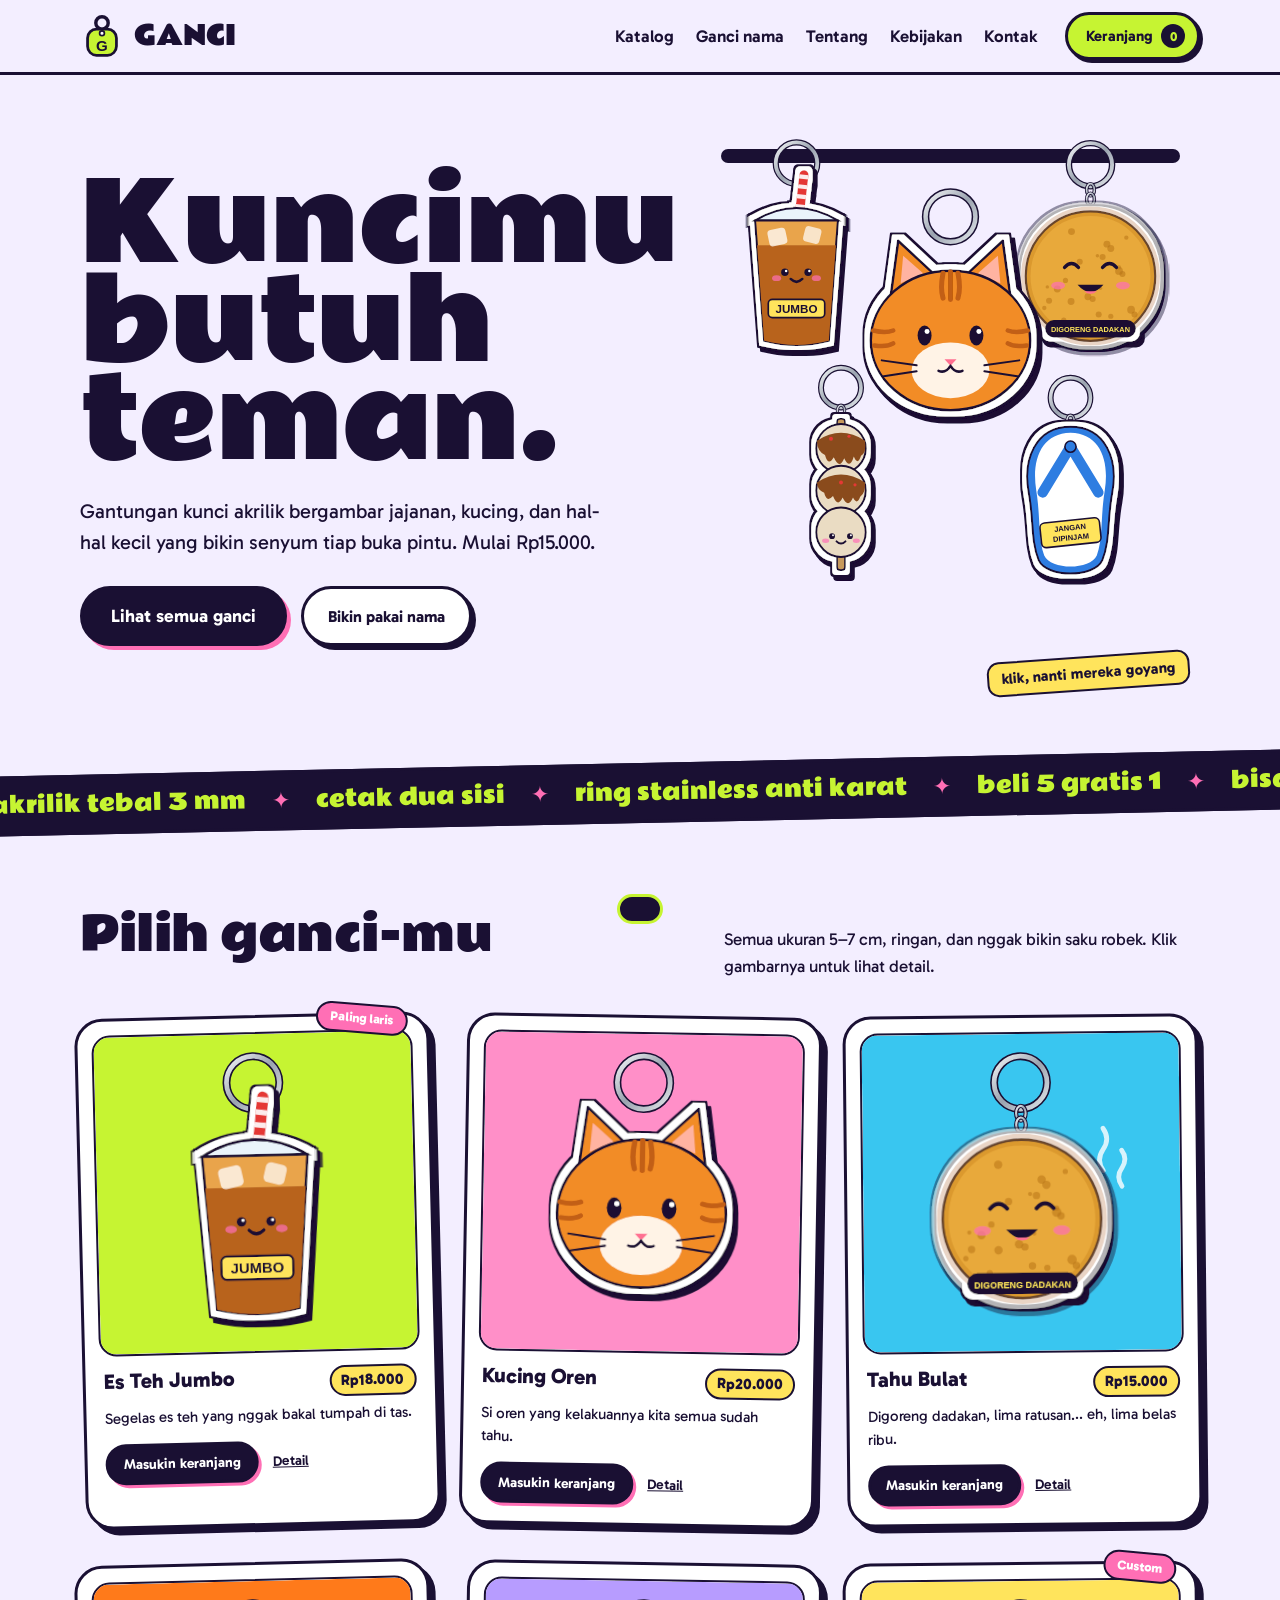
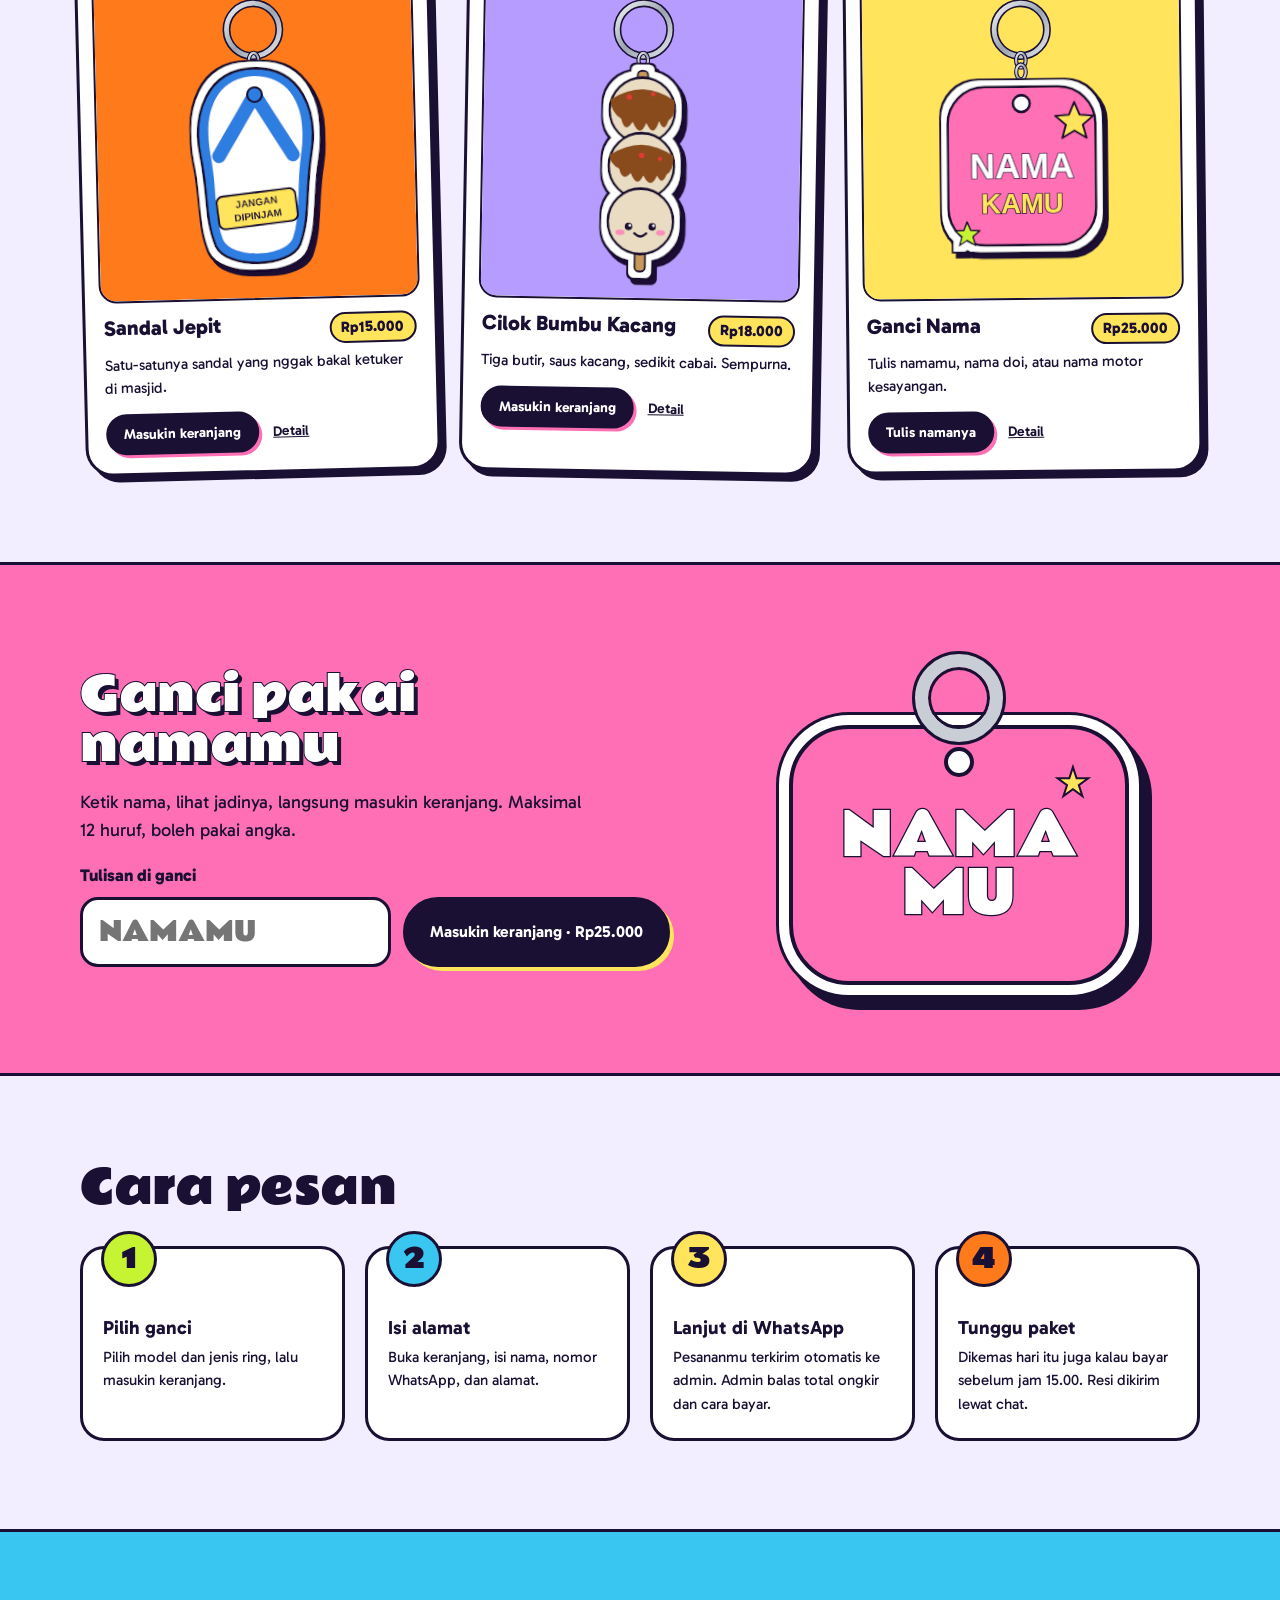
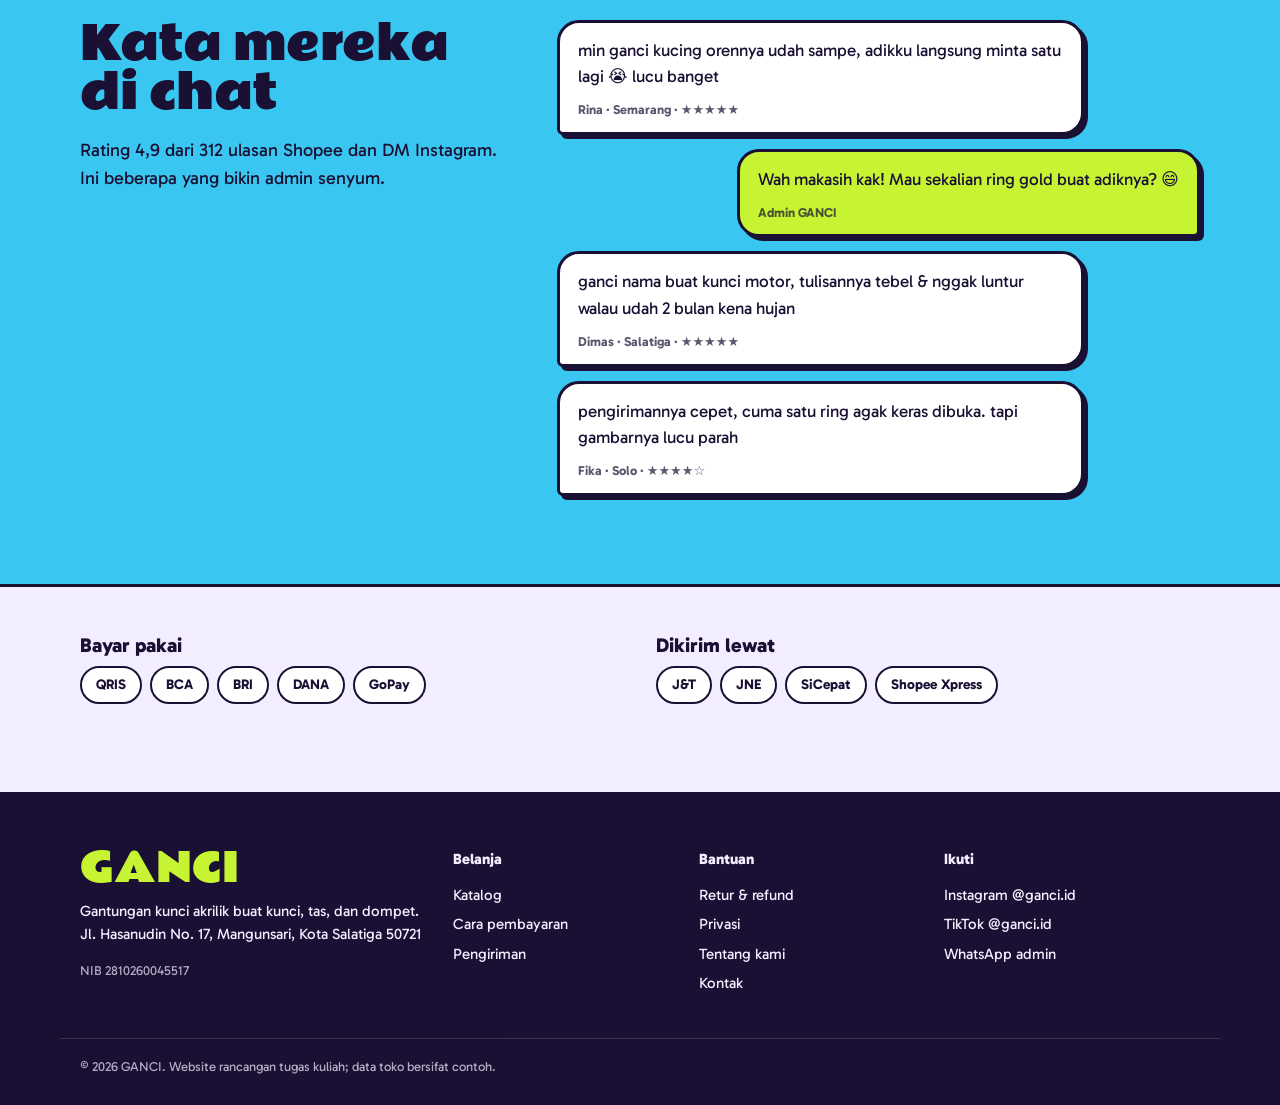
<file: index.html>
<!doctype html>
<html lang="id">
<head>
  <meta charset="utf-8">
  <meta name="viewport" content="width=device-width, initial-scale=1">
  <title>GANCI · Gantungan kunci akrilik yang bikin senyum</title>
  <meta name="description" content="Gantungan kunci akrilik bergambar es teh, kucing oren, tahu bulat, sampai ganci nama custom. Mulai Rp15.000, dikirim dari Salatiga.">
  <meta property="og:title" content="GANCI · Gantungan kunci akrilik">
  <meta property="og:description" content="Es teh, kucing oren, tahu bulat, dan ganci nama custom. Mulai Rp15.000.">
  <meta name="theme-color" content="#F3EEFF">
  <link rel="icon" href="img/logo.svg" type="image/svg+xml">
  <link rel="preconnect" href="https://fonts.googleapis.com">
  <link rel="preconnect" href="https://fonts.gstatic.com" crossorigin>
  <link href="https://fonts.googleapis.com/css2?family=Rammetto+One&family=Gabarito:wght@400;500;600;700;800&display=swap" rel="stylesheet">
  <link rel="stylesheet" href="css/base.css">
  <link rel="stylesheet" href="css/style.css">
</head>
<body data-page="home">
<main id="isi">

  <section class="hero">
    <div class="wrap hero-grid">
      <div class="hero-txt">
        <h1>Kuncimu butuh teman.</h1>
        <p class="lead">Gantungan kunci akrilik bergambar jajanan, kucing, dan hal-hal kecil yang bikin senyum tiap buka pintu. Mulai Rp15.000.</p>
        <div class="hero-cta">
          <a class="btn btn-big" href="#koleksi">Lihat semua ganci</a>
          <a class="btn btn-ghost" href="#nama">Bikin pakai nama</a>
        </div>
      </div>
      <div class="bunch" aria-label="Kumpulan gantungan kunci, klik untuk menggoyang">
        <button class="dangle d1" type="button" aria-label="Goyang Es Teh Jumbo"><img src="img/es-teh-cut.svg" alt="" width="600" height="600"></button>
        <button class="dangle d2" type="button" aria-label="Goyang Kucing Oren"><img src="img/kucing-oren-cut.svg" alt="" width="600" height="600"></button>
        <button class="dangle d3" type="button" aria-label="Goyang Tahu Bulat"><img src="img/tahu-bulat-cut.svg" alt="" width="600" height="600"></button>
        <button class="dangle d4" type="button" aria-label="Goyang Cilok"><img src="img/cilok-cut.svg" alt="" width="600" height="600"></button>
        <button class="dangle d5" type="button" aria-label="Goyang Sandal Jepit"><img src="img/sandal-jepit-cut.svg" alt="" width="600" height="600"></button>
        <p class="poke">klik, nanti mereka goyang</p>
      </div>
    </div>
  </section>

  <div class="ticker" aria-hidden="true">
    <div class="ticker-track">
      <span>akrilik tebal 3 mm</span><span>cetak dua sisi</span><span>ring stainless anti karat</span><span>beli 5 gratis 1</span><span>bisa pakai nama</span><span>dikirim dari Salatiga</span>
      <span>akrilik tebal 3 mm</span><span>cetak dua sisi</span><span>ring stainless anti karat</span><span>beli 5 gratis 1</span><span>bisa pakai nama</span><span>dikirim dari Salatiga</span>
    </div>
  </div>

  <section class="section" id="koleksi">
    <div class="wrap">
      <div class="head-row">
        <h2>Pilih ganci-mu</h2>
        <p>Semua ukuran 5–7 cm, ringan, dan nggak bikin saku robek. Klik gambarnya untuk lihat detail.</p>
      </div>
      <div class="grid" id="grid"></div>
    </div>
  </section>

  <section class="section maker" id="nama">
    <div class="wrap maker-grid">
      <div>
        <h2>Ganci pakai namamu</h2>
        <p>Ketik nama, lihat jadinya, langsung masukin keranjang. Maksimal 12 huruf, boleh pakai angka.</p>
        <label class="maker-label" for="nama-in">Tulisan di ganci</label>
        <div class="maker-row">
          <input id="nama-in" maxlength="12" placeholder="NAMAMU" autocomplete="off">
          <button class="btn" id="nama-go" type="button">Masukin keranjang · Rp25.000</button>
        </div>
        <p class="err" id="nama-err" role="alert"></p>
      </div>
      <div class="tag-preview" aria-live="polite">
        <div class="tag-ring"></div>
        <div class="tag-card"><span class="tag-hole"></span><span id="tag-text">NAMAMU</span><span class="tag-star">★</span></div>
      </div>
    </div>
  </section>

  <section class="section" id="cara">
    <div class="wrap">
      <h2>Cara pesan</h2>
      <ol class="steps">
        <li><strong>Pilih ganci</strong>Pilih model dan jenis ring, lalu masukin keranjang.</li>
        <li><strong>Isi alamat</strong>Buka keranjang, isi nama, nomor WhatsApp, dan alamat.</li>
        <li><strong>Lanjut di WhatsApp</strong>Pesananmu terkirim otomatis ke admin. Admin balas total ongkir dan cara bayar.</li>
        <li><strong>Tunggu paket</strong>Dikemas hari itu juga kalau bayar sebelum jam 15.00. Resi dikirim lewat chat.</li>
      </ol>
    </div>
  </section>

  <section class="section chat-sec" id="ulasan">
    <div class="wrap chat-grid">
      <div>
        <h2>Kata mereka di chat</h2>
        <p>Rating 4,9 dari 312 ulasan Shopee dan DM Instagram. Ini beberapa yang bikin admin senyum.</p>
      </div>
      <div class="chat" role="list">
        <div class="bubble" role="listitem"><p>min ganci kucing orennya udah sampe, adikku langsung minta satu lagi 😭 lucu banget</p><span>Rina · Semarang · ★★★★★</span></div>
        <div class="bubble me" role="listitem"><p>Wah makasih kak! Mau sekalian ring gold buat adiknya? 😄</p><span>Admin GANCI</span></div>
        <div class="bubble" role="listitem"><p>ganci nama buat kunci motor, tulisannya tebel & nggak luntur walau udah 2 bulan kena hujan</p><span>Dimas · Salatiga · ★★★★★</span></div>
        <div class="bubble" role="listitem"><p>pengirimannya cepet, cuma satu ring agak keras dibuka. tapi gambarnya lucu parah</p><span>Fika · Solo · ★★★★☆</span></div>
      </div>
    </div>
  </section>

  <section class="pay">
    <div class="wrap pay-grid">
      <div><h3>Bayar pakai</h3><ul class="chips"><li>QRIS</li><li>BCA</li><li>BRI</li><li>DANA</li><li>GoPay</li></ul></div>
      <div><h3>Dikirim lewat</h3><ul class="chips"><li>J&amp;T</li><li>JNE</li><li>SiCepat</li><li>Shopee Xpress</li></ul></div>
    </div>
  </section>

</main>
<script src="js/data.js"></script>
<script src="js/store.js"></script>
<script src="js/ganci.js"></script>
</body>
</html>
</file>
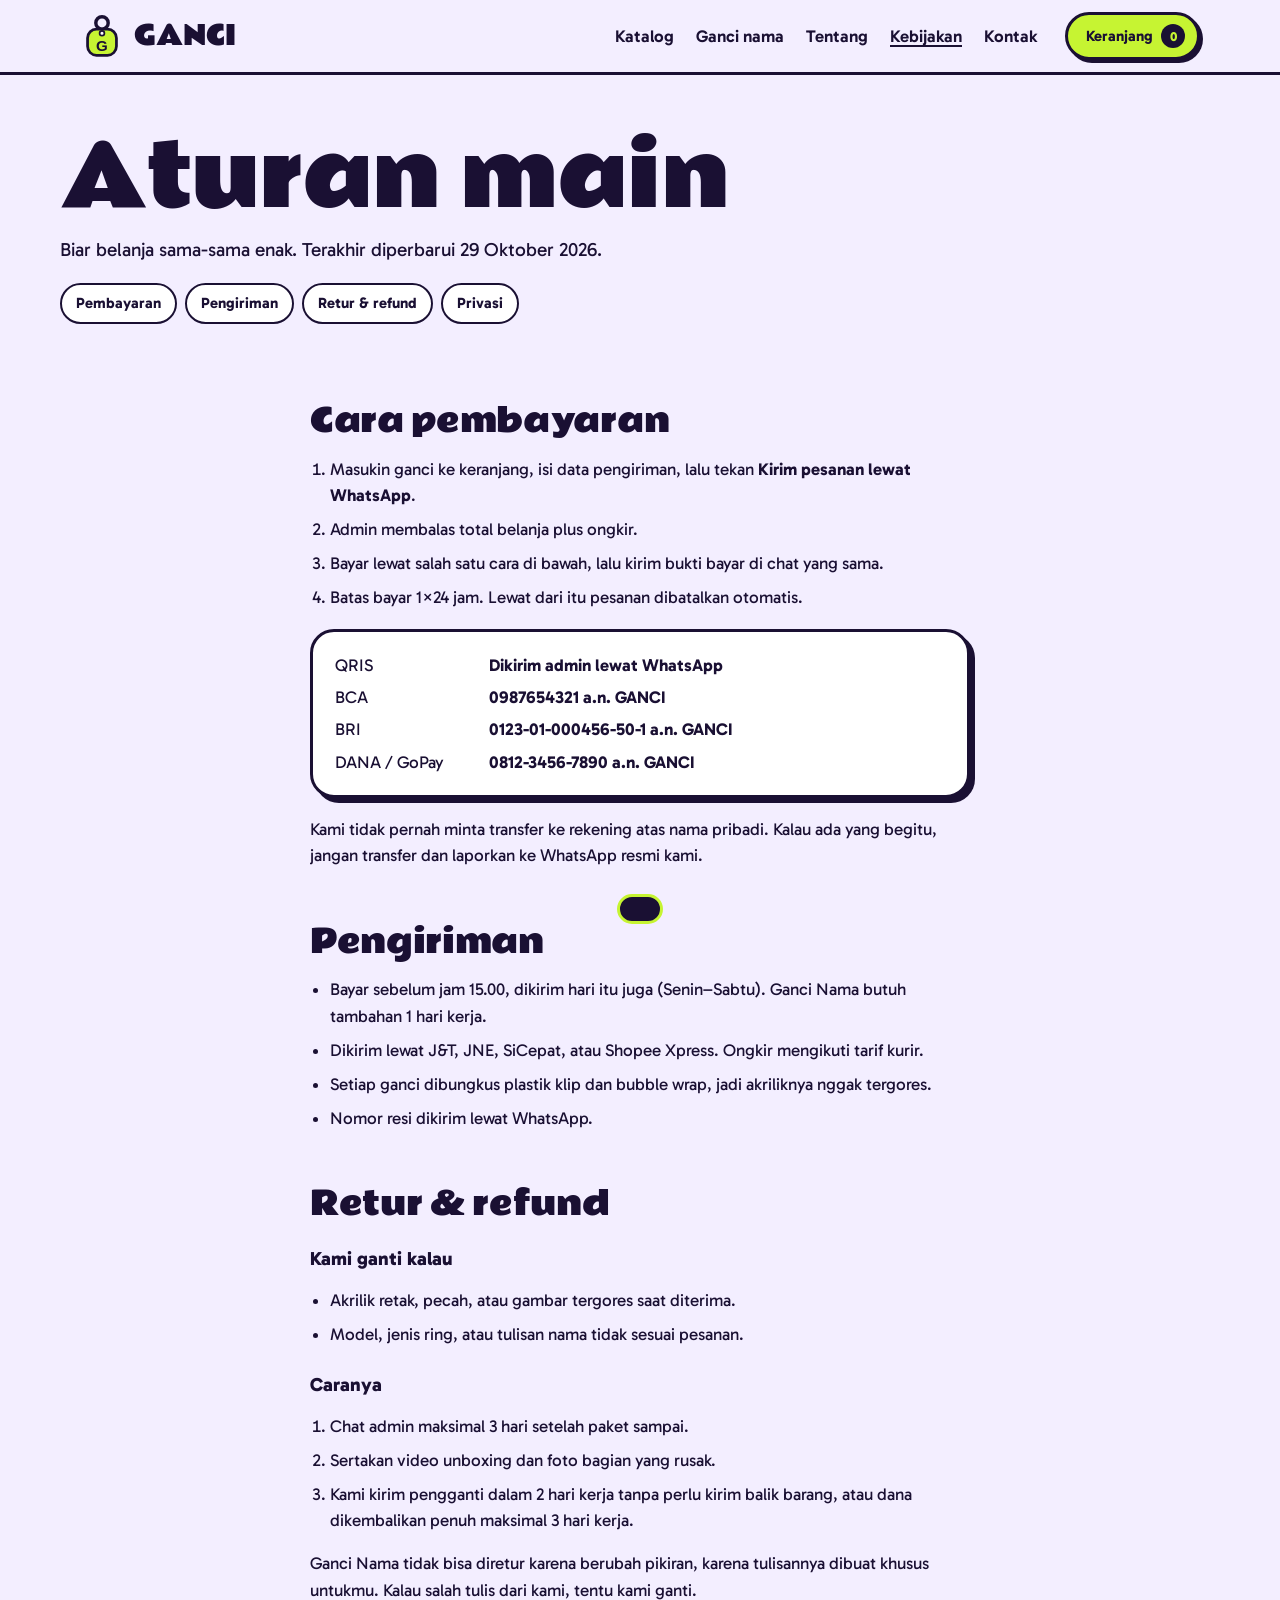
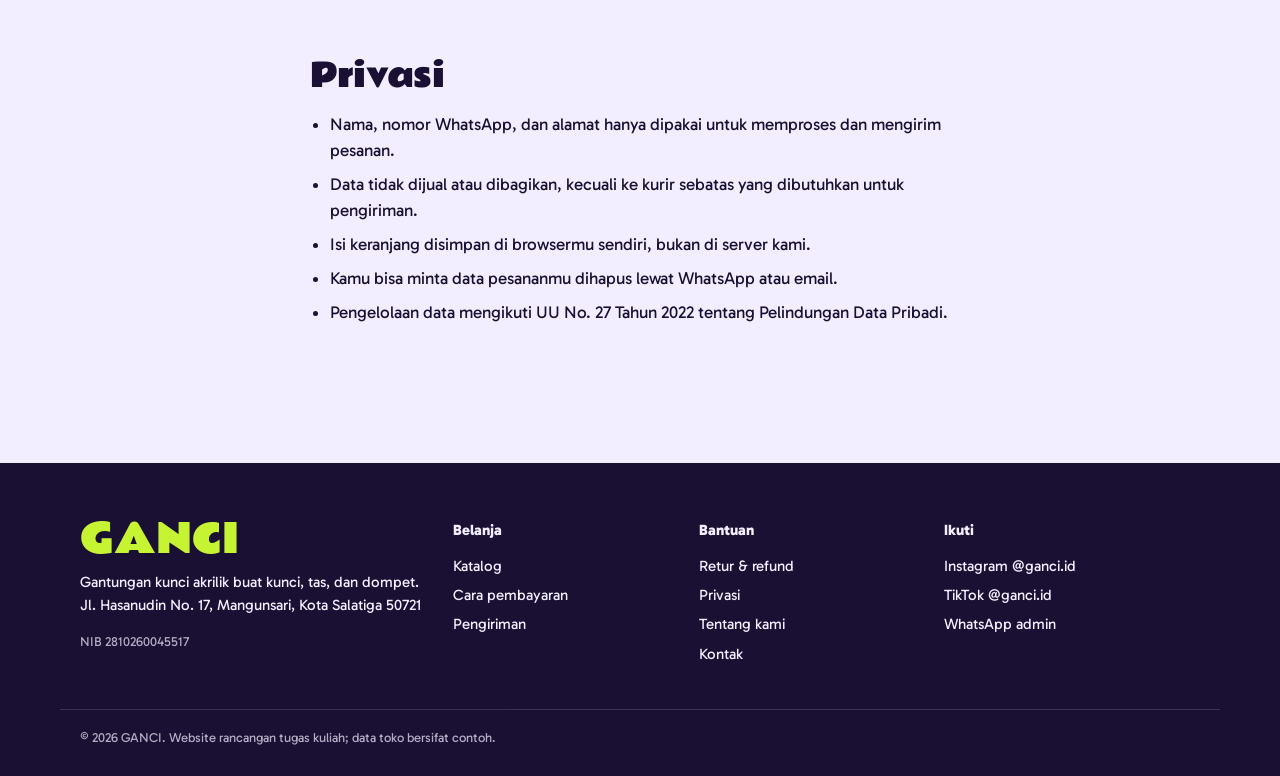
<file: kebijakan.html>
<!doctype html>
<html lang="id">
<head>
  <meta charset="utf-8">
  <meta name="viewport" content="width=device-width, initial-scale=1">
  <title>Kebijakan toko · GANCI</title>
  <meta name="description" content="Kebijakan pembayaran, pengiriman, retur dan refund, serta privasi GANCI.">
  <meta property="og:title" content="GANCI · Gantungan kunci akrilik">
  <meta property="og:description" content="Es teh, kucing oren, tahu bulat, dan ganci nama custom. Mulai Rp15.000.">
  <meta name="theme-color" content="#F3EEFF">
  <link rel="icon" href="img/logo.svg" type="image/svg+xml">
  <link rel="preconnect" href="https://fonts.googleapis.com">
  <link rel="preconnect" href="https://fonts.gstatic.com" crossorigin>
  <link href="https://fonts.googleapis.com/css2?family=Rammetto+One&family=Gabarito:wght@400;500;600;700;800&display=swap" rel="stylesheet">
  <link rel="stylesheet" href="css/base.css">
  <link rel="stylesheet" href="css/style.css">
</head>
<body data-page="kebijakan">
<main id="isi">

  <section class="page-head wrap">
    <h1>Aturan main</h1>
    <p>Biar belanja sama-sama enak. Terakhir diperbarui 29 Oktober 2026.</p>
    <ul class="toc"><li><a href="#bayar">Pembayaran</a></li><li><a href="#kirim">Pengiriman</a></li><li><a href="#retur">Retur &amp; refund</a></li><li><a href="#privasi">Privasi</a></li></ul>
  </section>
  <section class="wrap prose" style="padding-bottom:80px">
    <h2 id="bayar">Cara pembayaran</h2>
    <ol>
      <li>Masukin ganci ke keranjang, isi data pengiriman, lalu tekan <strong>Kirim pesanan lewat WhatsApp</strong>.</li>
      <li>Admin membalas total belanja plus ongkir.</li>
      <li>Bayar lewat salah satu cara di bawah, lalu kirim bukti bayar di chat yang sama.</li>
      <li>Batas bayar 1×24 jam. Lewat dari itu pesanan dibatalkan otomatis.</li>
    </ol>
    <div class="box"><dl>
      <dt>QRIS</dt><dd>Dikirim admin lewat WhatsApp</dd>
      <dt>BCA</dt><dd>0987654321 a.n. GANCI</dd>
      <dt>BRI</dt><dd>0123-01-000456-50-1 a.n. GANCI</dd>
      <dt>DANA / GoPay</dt><dd>0812-3456-7890 a.n. GANCI</dd>
    </dl></div>
    <p>Kami tidak pernah minta transfer ke rekening atas nama pribadi. Kalau ada yang begitu, jangan transfer dan laporkan ke WhatsApp resmi kami.</p>
    <h2 id="kirim">Pengiriman</h2>
    <ul>
      <li>Bayar sebelum jam 15.00, dikirim hari itu juga (Senin–Sabtu). Ganci Nama butuh tambahan 1 hari kerja.</li>
      <li>Dikirim lewat J&amp;T, JNE, SiCepat, atau Shopee Xpress. Ongkir mengikuti tarif kurir.</li>
      <li>Setiap ganci dibungkus plastik klip dan bubble wrap, jadi akriliknya nggak tergores.</li>
      <li>Nomor resi dikirim lewat WhatsApp.</li>
    </ul>
    <h2 id="retur">Retur &amp; refund</h2>
    <h3>Kami ganti kalau</h3>
    <ul>
      <li>Akrilik retak, pecah, atau gambar tergores saat diterima.</li>
      <li>Model, jenis ring, atau tulisan nama tidak sesuai pesanan.</li>
    </ul>
    <h3>Caranya</h3>
    <ol>
      <li>Chat admin maksimal 3 hari setelah paket sampai.</li>
      <li>Sertakan video unboxing dan foto bagian yang rusak.</li>
      <li>Kami kirim pengganti dalam 2 hari kerja tanpa perlu kirim balik barang, atau dana dikembalikan penuh maksimal 3 hari kerja.</li>
    </ol>
    <p>Ganci Nama tidak bisa diretur karena berubah pikiran, karena tulisannya dibuat khusus untukmu. Kalau salah tulis dari kami, tentu kami ganti.</p>
    <h2 id="privasi">Privasi</h2>
    <ul>
      <li>Nama, nomor WhatsApp, dan alamat hanya dipakai untuk memproses dan mengirim pesanan.</li>
      <li>Data tidak dijual atau dibagikan, kecuali ke kurir sebatas yang dibutuhkan untuk pengiriman.</li>
      <li>Isi keranjang disimpan di browsermu sendiri, bukan di server kami.</li>
      <li>Kamu bisa minta data pesananmu dihapus lewat WhatsApp atau email.</li>
      <li>Pengelolaan data mengikuti UU No. 27 Tahun 2022 tentang Pelindungan Data Pribadi.</li>
    </ul>
  </section>
</main>
<script src="js/data.js"></script>
<script src="js/store.js"></script>
</body>
</html>
</file>
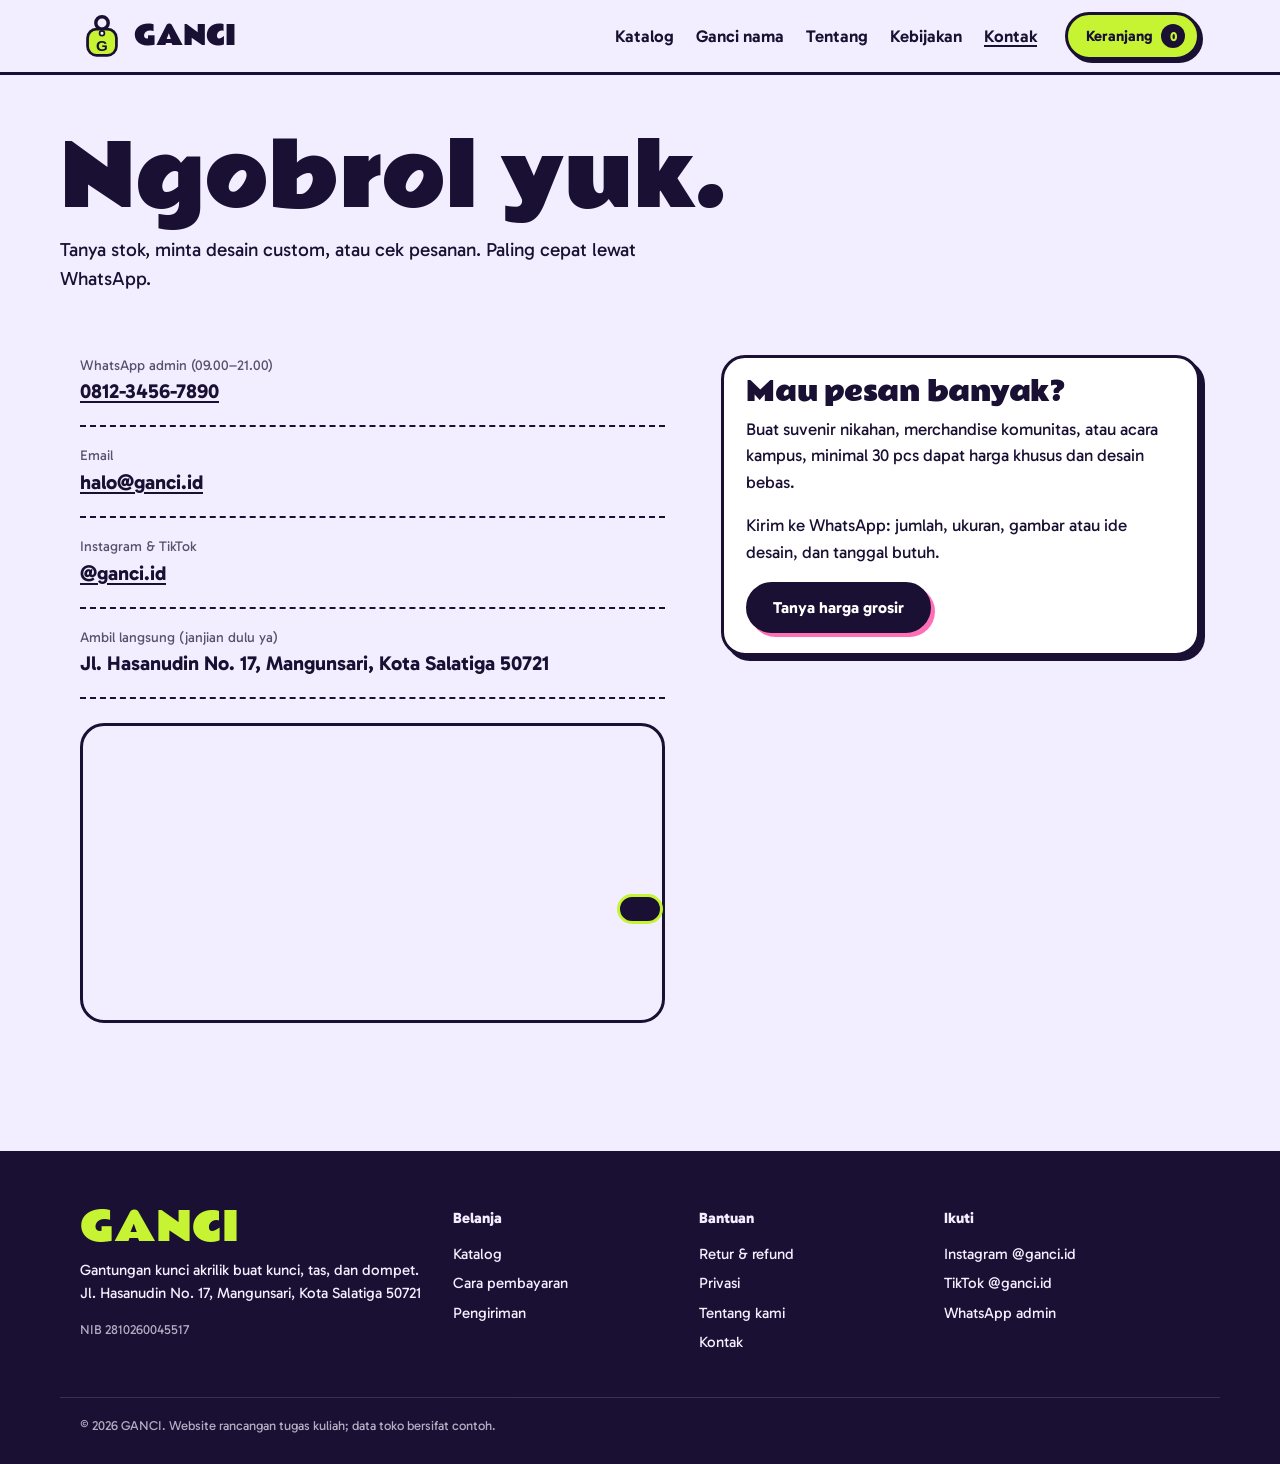
<file: kontak.html>
<!doctype html>
<html lang="id">
<head>
  <meta charset="utf-8">
  <meta name="viewport" content="width=device-width, initial-scale=1">
  <title>Kontak · GANCI</title>
  <meta name="description" content="Hubungi GANCI lewat WhatsApp, Instagram, atau email.">
  <meta property="og:title" content="GANCI · Gantungan kunci akrilik">
  <meta property="og:description" content="Es teh, kucing oren, tahu bulat, dan ganci nama custom. Mulai Rp15.000.">
  <meta name="theme-color" content="#F3EEFF">
  <link rel="icon" href="img/logo.svg" type="image/svg+xml">
  <link rel="preconnect" href="https://fonts.googleapis.com">
  <link rel="preconnect" href="https://fonts.gstatic.com" crossorigin>
  <link href="https://fonts.googleapis.com/css2?family=Rammetto+One&family=Gabarito:wght@400;500;600;700;800&display=swap" rel="stylesheet">
  <link rel="stylesheet" href="css/base.css">
  <link rel="stylesheet" href="css/style.css">
</head>
<body data-page="kontak">
<main id="isi">

  <section class="page-head wrap">
    <h1>Ngobrol yuk.</h1>
    <p>Tanya stok, minta desain custom, atau cek pesanan. Paling cepat lewat WhatsApp.</p>
  </section>
  <section class="wrap split">
    <div>
      <ul class="contact-list">
        <li><span>WhatsApp admin (09.00–21.00)</span><a href="https://wa.me/6281234567890" target="_blank" rel="noopener">0812-3456-7890</a></li>
        <li><span>Email</span><a href="mailto:halo@ganci.id">halo@ganci.id</a></li>
        <li><span>Instagram &amp; TikTok</span><a href="https://instagram.com/" target="_blank" rel="noopener">@ganci.id</a></li>
        <li><span>Ambil langsung (janjian dulu ya)</span><strong>Jl. Hasanudin No. 17, Mangunsari, Kota Salatiga 50721</strong></li>
      </ul>
      <iframe class="map" title="Peta lokasi GANCI" loading="lazy" src="https://maps.google.com/maps?q=Mangunsari%20Salatiga&z=14&output=embed"></iframe>
    </div>
    <div class="box">
      <h2 style="font-size:26px">Mau pesan banyak?</h2>
      <p>Buat suvenir nikahan, merchandise komunitas, atau acara kampus, minimal 30 pcs dapat harga khusus dan desain bebas.</p>
      <p>Kirim ke WhatsApp: jumlah, ukuran, gambar atau ide desain, dan tanggal butuh.</p>
      <a class="btn" href="https://wa.me/6281234567890" target="_blank" rel="noopener">Tanya harga grosir</a>
    </div>
  </section>
</main>
<script src="js/data.js"></script>
<script src="js/store.js"></script>
</body>
</html>
</file>
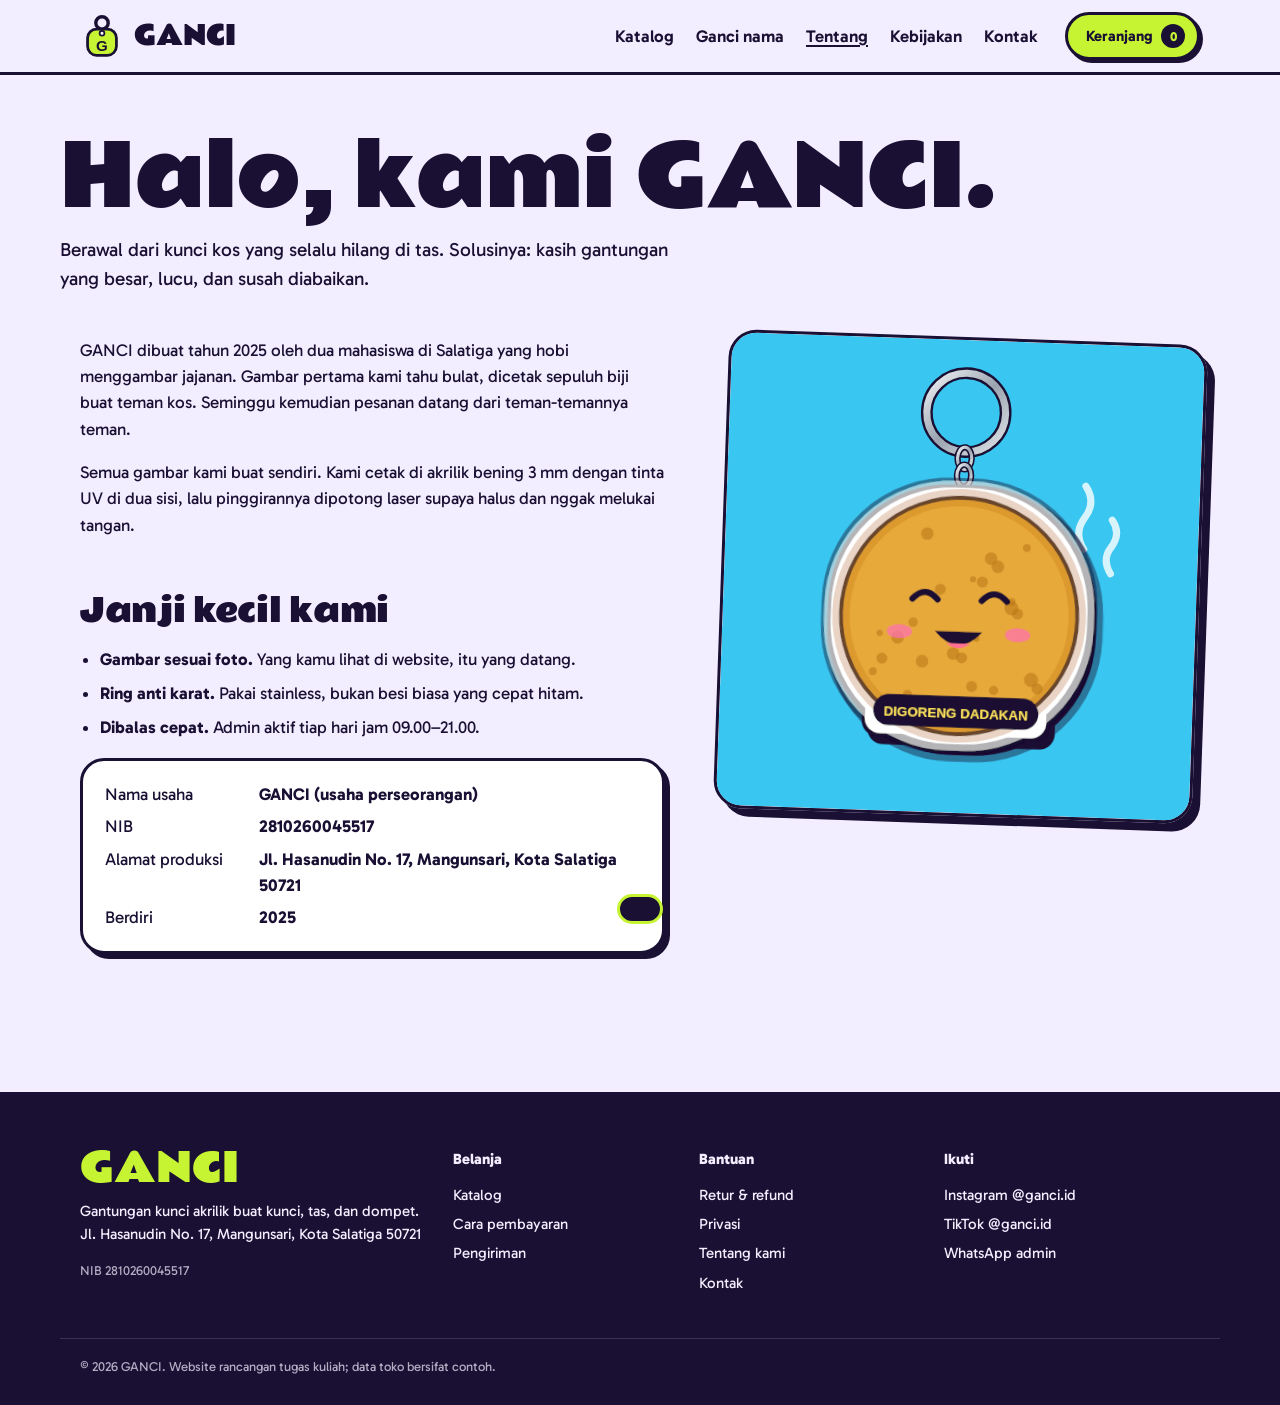
<file: tentang.html>
<!doctype html>
<html lang="id">
<head>
  <meta charset="utf-8">
  <meta name="viewport" content="width=device-width, initial-scale=1">
  <title>Tentang kami · GANCI</title>
  <meta name="description" content="Cerita GANCI, toko gantungan kunci akrilik dari Salatiga.">
  <meta property="og:title" content="GANCI · Gantungan kunci akrilik">
  <meta property="og:description" content="Es teh, kucing oren, tahu bulat, dan ganci nama custom. Mulai Rp15.000.">
  <meta name="theme-color" content="#F3EEFF">
  <link rel="icon" href="img/logo.svg" type="image/svg+xml">
  <link rel="preconnect" href="https://fonts.googleapis.com">
  <link rel="preconnect" href="https://fonts.gstatic.com" crossorigin>
  <link href="https://fonts.googleapis.com/css2?family=Rammetto+One&family=Gabarito:wght@400;500;600;700;800&display=swap" rel="stylesheet">
  <link rel="stylesheet" href="css/base.css">
  <link rel="stylesheet" href="css/style.css">
</head>
<body data-page="tentang">
<main id="isi">

  <section class="page-head wrap">
    <h1>Halo, kami GANCI.</h1>
    <p>Berawal dari kunci kos yang selalu hilang di tas. Solusinya: kasih gantungan yang besar, lucu, dan susah diabaikan.</p>
  </section>
  <section class="wrap split">
    <div class="prose">
      <p>GANCI dibuat tahun 2025 oleh dua mahasiswa di Salatiga yang hobi menggambar jajanan. Gambar pertama kami tahu bulat, dicetak sepuluh biji buat teman kos. Seminggu kemudian pesanan datang dari teman-temannya teman.</p>
      <p>Semua gambar kami buat sendiri. Kami cetak di akrilik bening 3 mm dengan tinta UV di dua sisi, lalu pinggirannya dipotong laser supaya halus dan nggak melukai tangan.</p>
      <h2>Janji kecil kami</h2>
      <ul>
        <li><strong>Gambar sesuai foto.</strong> Yang kamu lihat di website, itu yang datang.</li>
        <li><strong>Ring anti karat.</strong> Pakai stainless, bukan besi biasa yang cepat hitam.</li>
        <li><strong>Dibalas cepat.</strong> Admin aktif tiap hari jam 09.00–21.00.</li>
      </ul>
      <div class="box"><dl>
        <dt>Nama usaha</dt><dd>GANCI (usaha perseorangan)</dd>
        <dt>NIB</dt><dd>2810260045517</dd>
        <dt>Alamat produksi</dt><dd>Jl. Hasanudin No. 17, Mangunsari, Kota Salatiga 50721</dd>
        <dt>Berdiri</dt><dd>2025</dd>
      </dl></div>
    </div>
    <figure class="sticker-photo"><img src="img/tahu-bulat.svg" alt="Ganci Tahu Bulat, desain pertama GANCI" width="600" height="600"></figure>
  </section>
</main>
<script src="js/data.js"></script>
<script src="js/store.js"></script>
</body>
</html>
</file>
<file: css/base.css>
/* Komponen dasar toko (dipakai bersama). Tema warna & font diatur di style.css */
*, *::before, *::after { box-sizing: border-box; }
html { scroll-behavior: smooth; scroll-padding-top: 90px; }
body { margin: 0; background: var(--bg); color: var(--ink); font: 17px/1.55 var(--body); -webkit-font-smoothing: antialiased; }
img { max-width: 100%; height: auto; display: block; }
a { color: inherit; text-underline-offset: 3px; }
h1, h2, h3 { line-height: 1.08; margin: 0 0 .4em; }
p { margin: 0 0 1em; }
:focus-visible { outline: 3px solid var(--focus); outline-offset: 3px; }
.skip { position: absolute; left: -999px; top: 8px; background: var(--ink); color: var(--bg); padding: 8px 14px; z-index: 99; }
.skip:focus { left: 8px; }
.wrap { max-width: 1160px; margin: 0 auto; padding: 0 20px; }
.section { padding: 88px 0; }

/* header */
.top { position: sticky; top: 0; z-index: 20; display: flex; align-items: center; gap: 28px;
  padding: 12px max(20px, calc((100vw - 1160px) / 2 + 20px)); }
.brand { display: flex; align-items: center; gap: 10px; text-decoration: none; }
.nav { display: flex; gap: 22px; margin-left: auto; }
.nav a { text-decoration: none; font-weight: 600; }
.nav a:hover, .nav a[aria-current] { text-decoration: underline; text-decoration-thickness: 2px; }
.cart-btn { display: inline-flex; align-items: center; gap: 8px; cursor: pointer; font: 700 15px var(--body); }
.cart-count { min-width: 24px; height: 24px; display: grid; place-items: center; border-radius: 50%; font-size: 13px; font-weight: 800; }
.cart-count.bump { animation: bump .45s ease; }
@keyframes bump { 40% { transform: scale(1.5); } }
.mnav { display: none; position: sticky; top: 68px; z-index: 19; gap: 6px; overflow-x: auto; padding: 8px 16px; }
.mnav a { flex: none; text-decoration: none; font-size: 14px; font-weight: 700; padding: 6px 12px; }

/* tombol */
.btn { display: inline-flex; align-items: center; justify-content: center; gap: 8px; cursor: pointer; text-decoration: none;
  font: 700 16px var(--body); padding: 13px 24px; }
.btn-sm { padding: 9px 15px; font-size: 14px; }
.btn-wide { width: 100%; }
.link { background: none; border: 0; padding: 4px; font: 600 14px var(--body); color: inherit; text-decoration: underline; cursor: pointer; }

/* katalog */
.head-row { display: flex; justify-content: space-between; align-items: end; gap: 24px; margin-bottom: 36px; }
.head-row p { max-width: 28em; margin: 0; }
.grid { display: grid; grid-template-columns: repeat(3, 1fr); gap: 36px 28px; }
.card { position: relative; }
.card-img { display: block; width: 100%; padding: 0; border: 0; background: none; cursor: pointer; overflow: hidden; }
.card-img img { aspect-ratio: 1; object-fit: cover; width: 100%; }
.card-body { padding-top: 14px; }
.card-body h3 { margin: 0 0 4px; }
.price { margin: 0; font-weight: 800; }
.card-desc { font-size: 15px; margin: 6px 0 14px; }
.card-act { display: flex; gap: 10px; align-items: center; flex-wrap: wrap; }

/* drawer */
.scrim { position: fixed; inset: 0; z-index: 40; }
.drawer { position: fixed; top: 0; right: 0; bottom: 0; width: min(440px, 100%); z-index: 50; display: flex; flex-direction: column;
  transform: translateX(105%); transition: transform .35s cubic-bezier(.2,.9,.25,1.05); visibility: hidden; }
.drawer.open { transform: none; visibility: visible; }
.drawer-head { display: flex; justify-content: space-between; align-items: center; padding: 18px 22px; }
.drawer-head h2 { font-size: 24px; margin: 0; }
.x { width: 42px; height: 42px; border-radius: 50%; font-size: 24px; line-height: 1; cursor: pointer; color: inherit; }
.drawer-body { overflow-y: auto; padding: 8px 22px 28px; flex: 1; }
.empty { text-align: center; padding: 60px 10px; }
.lines { list-style: none; padding: 0; margin: 0; }
.line { display: grid; grid-template-columns: 64px 1fr auto; gap: 14px; padding: 16px 0; align-items: start; }
.line-nama { font-weight: 800; margin: 0; }
.line-var { font-size: 13px; margin: 2px 0 8px; opacity: .75; }
.line-harga { font-weight: 800; margin: 0; }
.qty { display: inline-flex; align-items: center; }
.qty button { width: 34px; height: 34px; border: 0; background: none; font-size: 18px; cursor: pointer; color: inherit; }
.qty span { min-width: 26px; text-align: center; font-weight: 800; }
.sum { padding: 18px 0 6px; }
.sum p:first-child { display: flex; justify-content: space-between; font-size: 18px; margin-bottom: 6px; }
.note { font-size: 13px; opacity: .75; }
.checkout { margin-top: 10px; padding-top: 18px; display: grid; gap: 12px; }
.checkout h3 { margin: 0; }
.checkout label, .fld { display: grid; gap: 5px; font-size: 14px; font-weight: 700; }
.checkout input, .checkout textarea, .checkout select, .fld input { font: 16px var(--body); color: var(--ink); width: 100%; padding: 11px 13px; }
.err { color: #C62828; font-size: 14px; margin: 0; font-weight: 600; }

/* dialog detail */
.detail { padding: 0; width: min(900px, calc(100% - 24px)); max-height: calc(100vh - 24px); color: var(--ink); }
.detail[open] { animation: pop .3s cubic-bezier(.2,.9,.25,1.2); }
@keyframes pop { from { transform: translateY(16px) scale(.97); opacity: 0; } }
.detail-in { display: grid; grid-template-columns: 1fr 1fr; position: relative; }
.detail-img img { width: 100%; height: 100%; object-fit: cover; aspect-ratio: 1; }
.detail-in .x { position: absolute; top: 14px; right: 14px; z-index: 2; }
.detail-txt { padding: 34px 30px 28px; display: grid; gap: 14px; align-content: start; }
.detail-txt h2 { margin: 0; padding-right: 44px; }
.detail-txt p { margin: 0; }
.spek { display: grid; grid-template-columns: auto 1fr; gap: 4px 16px; margin: 0; font-size: 14px; }
.spek dt { opacity: .7; } .spek dd { margin: 0; font-weight: 700; }
.fld input { text-transform: uppercase; letter-spacing: .06em; font-weight: 800; }
.opsi { border: 0; padding: 0; margin: 0; display: flex; flex-wrap: wrap; gap: 8px; }
.opsi legend { font-size: 14px; font-weight: 700; margin-bottom: 8px; padding: 0; }
.opsi label { cursor: pointer; }
.opsi input { position: absolute; opacity: 0; }
.opsi span { display: inline-flex; align-items: center; gap: 8px; padding: 8px 14px; font-size: 14px; font-weight: 600; }
.opsi i { width: 14px; height: 14px; border-radius: 50%; display: inline-block; }
.opsi input:focus-visible + span { outline: 3px solid var(--focus); outline-offset: 2px; }
.detail-act { display: flex; gap: 12px; align-items: center; margin-top: 4px; }
.detail-act .btn { flex: 1; }

/* toast */
.toast { position: fixed; left: 50%; bottom: 24px; z-index: 60; transform: translate(-50%, 160%); transition: transform .35s cubic-bezier(.2,.9,.25,1.3);
  padding: 12px 20px; font-size: 15px; font-weight: 600; max-width: calc(100% - 32px); }
.toast.show { transform: translate(-50%, 0); }

/* halaman teks */
.page-head { padding: 64px 0 24px; }
.page-head p { font-size: 19px; max-width: 34em; }
.prose { max-width: 700px; }
.prose h2 { font-size: 28px; margin-top: 56px; }
.prose h3 { margin-top: 28px; font-size: 19px; }
.prose ul, .prose ol { padding-left: 1.2em; }
.prose li { margin-bottom: .45em; }
.toc { display: flex; flex-wrap: wrap; gap: 8px; padding: 0; list-style: none; margin: 8px 0 0; }
.toc a { display: block; padding: 7px 14px; text-decoration: none; font-weight: 700; font-size: 15px; }
.box { padding: 20px 22px; margin: 18px 0; }
.box dl { display: grid; grid-template-columns: 140px 1fr; gap: 6px 14px; margin: 0; }
.box dd { margin: 0; font-weight: 700; }
.split { display: grid; grid-template-columns: 1.1fr .9fr; gap: 56px; align-items: start; padding-bottom: 80px; }
.contact-list { list-style: none; padding: 0; margin: 0; }
.contact-list li { padding: 18px 0; }
.contact-list span { display: block; font-size: 14px; opacity: .7; }
.contact-list a, .contact-list strong { font-size: 20px; font-weight: 700; }
.map { border: 0; width: 100%; height: 300px; margin-top: 24px; }

/* footer */
.foot { padding: 56px 0 28px; font-size: 15px; margin-top: 40px; }
.foot-grid { max-width: 1160px; margin: 0 auto; padding: 0 20px; display: grid; grid-template-columns: 1.6fr 1fr 1fr 1.2fr; gap: 32px; }
.foot-h { font-weight: 800; margin-bottom: 10px; }
.foot a { display: block; text-decoration: none; padding: 3px 0; }
.foot a:hover { text-decoration: underline; }
.legal { font-size: 13px; opacity: .7; }
.copy { max-width: 1160px; margin: 40px auto 0; padding: 18px 20px 0; font-size: 13px; opacity: .7; }

.chips { display: flex; flex-wrap: wrap; gap: 8px; margin: 10px 0 0; padding: 0; list-style: none; }

@media (max-width: 920px) {
  .nav { display: none; } .mnav { display: flex; } .cart-btn { margin-left: auto; }
  .grid { grid-template-columns: repeat(2, 1fr); }
  .split { grid-template-columns: 1fr; gap: 36px; }
  .foot-grid { grid-template-columns: 1fr 1fr; }
}
@media (max-width: 600px) {
  body { font-size: 16px; }
  .section { padding: 64px 0; }
  .grid { gap: 26px 14px; }
  .card-desc { display: none; }
  .head-row { flex-direction: column; align-items: start; }
  .detail-in { grid-template-columns: 1fr; }
  .detail-img img { aspect-ratio: 16 / 11; }
  .detail-txt { padding: 22px 20px; }
  .box dl { grid-template-columns: 1fr; }
  .foot-grid { grid-template-columns: 1fr; }
}
@media (prefers-reduced-motion: reduce) {
  *, *::before, *::after { animation: none !important; transition: none !important; scroll-behavior: auto !important; }
}
</file>
<file: css/style.css>
/* GANCI — tema fun: stiker, garis tebal, warna jajanan */
:root {
  --bg: #F3EEFF;
  --ink: #1A1033;
  --lime: #C6F432;
  --pink: #FF6FB5;
  --sun: #FFE45C;
  --orange: #FF7A1A;
  --sky: #39C6F0;
  --white: #FFFFFF;
  --focus: #FF7A1A;
  --display: "Rammetto One", "Arial Black", sans-serif;
  --body: "Gabarito", system-ui, sans-serif;
  --line: 3px solid var(--ink);
}
html, body { overflow-x: clip; }
h1, h2 { font-family: var(--display); font-weight: 400; letter-spacing: -.01em; }
h2 { font-size: clamp(30px, 4.4vw, 46px); }
h3 { font-size: 20px; font-weight: 800; }

/* header */
.top { background: var(--bg); border-bottom: var(--line); }
.brand span { font: 26px/1 var(--display); }
.brand img { transition: transform .3s; }
.brand:hover img { transform: rotate(-14deg); }
.cart-btn { background: var(--lime); color: var(--ink); border: var(--line); border-radius: 999px; padding: 9px 12px 9px 18px; box-shadow: 3px 3px 0 var(--ink); }
.cart-btn:active { transform: translate(2px, 2px); box-shadow: 1px 1px 0 var(--ink); }
.cart-count { background: var(--ink); color: var(--lime); }
.mnav { background: var(--bg); border-bottom: var(--line); top: 71px; }
.mnav a { border: 2px solid var(--ink); border-radius: 999px; background: var(--white); }

/* tombol */
.btn { background: var(--ink); color: var(--white); border: var(--line); border-radius: 999px; box-shadow: 4px 4px 0 var(--pink); transition: transform .12s, box-shadow .12s; }
.btn:hover { transform: translate(-2px, -2px); box-shadow: 6px 6px 0 var(--pink); }
.btn:active { transform: translate(2px, 2px); box-shadow: 1px 1px 0 var(--pink); }
.btn-big { font-size: 18px; padding: 16px 28px; }
.btn-ghost { background: var(--white); color: var(--ink); box-shadow: 4px 4px 0 var(--ink); }
.btn-ghost:hover { box-shadow: 6px 6px 0 var(--ink); }

/* hero */
.hero { padding: 56px 0 72px; overflow: hidden; }
.hero-grid { display: grid; grid-template-columns: 1fr 1fr; gap: 24px; align-items: center; }
.hero h1 { font-size: clamp(54px, 8.4vw, 112px); line-height: .92; margin-bottom: 24px; }
.lead { font-size: 20px; max-width: 26em; }
.hero-cta { display: flex; flex-wrap: wrap; gap: 14px; margin-top: 28px; }

.bunch { position: relative; height: 560px; }
.bunch::before { /* batang gantungan */
  content: ""; position: absolute; left: 4%; right: 4%; top: 18px; height: 14px;
  background: var(--ink); border-radius: 999px;
}
.dangle { position: absolute; top: 0; width: 46%; padding: 0; border: 0; background: none; cursor: grab;
  transform-origin: 50% 15%; animation: sway 4.5s ease-in-out infinite; }
.dangle img { width: 100%; pointer-events: none; }
.d1 { left: -6%;  top: -6px; width: 50%; animation-delay: -1s; }
.d2 { left: 20%;  top: 40px; width: 60%; animation-delay: -2.6s; z-index: 2; }
.d3 { left: 52%;  top: -6px; width: 52%; animation-delay: -.4s; }
.d4 { left: 4%;   top: 220px; width: 48%; animation-delay: -3.2s; z-index: 3; }
.d5 { left: 50%;  top: 230px; width: 48%; animation-delay: -1.8s; z-index: 3; }
@keyframes sway { 0%, 100% { transform: rotate(-4deg); } 50% { transform: rotate(4deg); } }
.dangle.wiggle { animation: wiggle .9s cubic-bezier(.3,.7,.4,1) 1, sway 4.5s ease-in-out .9s infinite; }
@keyframes wiggle { 0% { transform: rotate(0); } 15% { transform: rotate(-22deg); } 35% { transform: rotate(16deg); } 55% { transform: rotate(-9deg); } 75% { transform: rotate(5deg); } 100% { transform: rotate(0); } }
.poke { position: absolute; right: 2%; bottom: 0; margin: 0; font-weight: 700; font-size: 15px; transform: rotate(-4deg);
  background: var(--sun); border: 2px solid var(--ink); border-radius: 12px; padding: 4px 12px; }

/* ticker */
.ticker { background: var(--ink); color: var(--lime); overflow: hidden; border-block: var(--line); transform: rotate(-1.2deg); margin: 0 -10px; }
.ticker-track { display: flex; width: max-content; animation: run 28s linear infinite; }
.ticker span { font: 22px/1 var(--display); padding: 16px 0; white-space: nowrap; }
.ticker span::after { content: "✦"; color: var(--pink); margin: 0 26px; }
@keyframes run { to { transform: translateX(-50%); } }

/* kartu produk */
.head-row p { font-size: 17px; }
.card { background: var(--white); border: var(--line); border-radius: 28px; padding: 14px 14px 18px; box-shadow: 6px 6px 0 var(--ink);
  transform: rotate(var(--r, 0deg)); transition: transform .2s; }
.card:nth-child(3n+1) { --r: -1.4deg; }
.card:nth-child(3n+2) { --r: 1deg; }
.card:nth-child(3n) { --r: -.6deg; }
.card:hover { transform: rotate(0) translateY(-4px); }
.card-img { border-radius: 18px; border: 2px solid var(--ink); }
.card-img img.jingle { animation: wiggle .8s cubic-bezier(.3,.7,.4,1); transform-origin: 50% 12%; }
.card-body { padding: 14px 4px 0; display: grid; grid-template-columns: 1fr auto; column-gap: 10px; align-items: start; }
.card-body h3 { font-size: 21px; }
.price { background: var(--sun); border: 2px solid var(--ink); border-radius: 999px; padding: 2px 10px; font-size: 15px; align-self: start; white-space: nowrap; }
.card-desc, .card-act { grid-column: 1 / -1; }
.badge { position: absolute; top: -12px; right: 18px; z-index: 2; background: var(--pink); color: var(--white); border: 2px solid var(--ink);
  border-radius: 999px; padding: 3px 12px; font-weight: 800; font-size: 13px; transform: rotate(6deg); }
.card .btn { box-shadow: 3px 3px 0 var(--pink); }

/* pembuat ganci nama */
.maker { background: var(--pink); border-block: var(--line); }
.maker-grid { display: grid; grid-template-columns: 1.1fr .9fr; gap: 48px; align-items: center; }
.maker h2 { color: var(--white); -webkit-text-stroke: 2px var(--ink); paint-order: stroke fill; text-shadow: 4px 4px 0 var(--ink); }
.maker p { font-size: 18px; max-width: 28em; }
.maker-label { display: block; font-weight: 800; margin: 18px 0 8px; }
.maker-row { display: flex; gap: 12px; flex-wrap: wrap; }
.maker-row input { flex: 1 1 220px; font: 26px var(--display); text-transform: uppercase; color: var(--ink); background: var(--white);
  border: var(--line); border-radius: 18px; padding: 10px 16px; min-width: 0; }
.maker-row input:focus { outline: none; box-shadow: 4px 4px 0 var(--ink); }
.maker .btn { box-shadow: 4px 4px 0 var(--sun); }
.tag-preview { display: grid; justify-items: center; }
.tag-ring { width: 90px; height: 90px; border-radius: 50%; border: 14px solid #C9CED6; outline: 3px solid var(--ink); outline-offset: -1px; box-shadow: inset 0 0 0 3px var(--ink); margin-bottom: -18px; z-index: 1; }
.tag-card { position: relative; width: min(340px, 100%); min-height: 260px; display: grid; place-items: center; padding: 50px 24px 30px;
  background: var(--pink); border: 4px solid var(--ink); border-radius: 60px; box-shadow: 0 0 0 10px var(--white), 0 0 0 13px var(--ink), 10px 12px 0 13px var(--ink);
  transform-origin: 50% 0; }
.tag-card.wiggle { animation: wiggle .7s cubic-bezier(.3,.7,.4,1); }
.tag-hole { position: absolute; top: 18px; width: 30px; height: 30px; border-radius: 50%; background: var(--white); border: 4px solid var(--ink); }
#tag-text { font-family: var(--display); color: var(--white); -webkit-text-stroke: 2.5px var(--ink); paint-order: stroke fill; text-align: center; word-break: break-all; line-height: 1; }
.tag-star { position: absolute; top: 22px; right: 34px; font-size: 40px; color: var(--sun); -webkit-text-stroke: 2px var(--ink); }

/* cara pesan */
.steps { list-style: none; padding: 0; margin: 32px 0 0; counter-reset: s; display: grid; grid-template-columns: repeat(4, 1fr); gap: 20px; }
.steps li { counter-increment: s; position: relative; padding: 64px 20px 22px; background: var(--white); border: var(--line); border-radius: 24px; font-size: 15px; }
.steps li::before { content: counter(s); position: absolute; top: -18px; left: 18px; width: 56px; height: 56px; display: grid; place-items: center;
  font: 26px/1 var(--display); background: var(--lime); border: var(--line); border-radius: 50%; }
.steps li:nth-child(2)::before { background: var(--sky); }
.steps li:nth-child(3)::before { background: var(--sun); }
.steps li:nth-child(4)::before { background: var(--orange); }
.steps strong { display: block; font-size: 19px; margin-bottom: 4px; }

/* ulasan ala chat */
.chat-sec { background: var(--sky); border-block: var(--line); }
.chat-grid { display: grid; grid-template-columns: .8fr 1.2fr; gap: 48px; align-items: start; }
.chat-sec p { font-size: 18px; }
.chat { display: grid; gap: 14px; }
.bubble { max-width: 82%; background: var(--white); border: var(--line); border-radius: 22px 22px 22px 6px; padding: 14px 18px 10px; box-shadow: 4px 4px 0 var(--ink); }
.bubble p { margin: 0 0 6px; font-size: 17px; }
.bubble span { font-size: 13px; font-weight: 700; opacity: .7; }
.bubble.me { justify-self: end; background: var(--lime); border-radius: 22px 22px 6px 22px; }

/* bayar & kirim */
.pay { padding: 48px 0; }
.pay-grid { display: grid; grid-template-columns: 1fr 1fr; gap: 32px; }
.chips li { background: var(--white); border: 2px solid var(--ink); border-radius: 999px; padding: 6px 14px; font-weight: 700; font-size: 14px; }

/* drawer, dialog, toast */
.scrim { background: rgba(26, 16, 51, .5); }
.drawer { background: var(--bg); border-left: var(--line); }
.drawer-head { border-bottom: var(--line); background: var(--lime); }
.drawer-head h2 { font-family: var(--display); font-weight: 400; }
.x { background: var(--white); border: var(--line); }
.line { border-bottom: 2px dashed var(--ink); }
.line img { border-radius: 14px; border: 2px solid var(--ink); }
.qty { background: var(--white); border: 2px solid var(--ink); border-radius: 999px; }
.checkout { border-top: var(--line); }
.checkout input, .checkout textarea, .checkout select, .fld input { background: var(--white); border: 2px solid var(--ink); border-radius: 14px; }
.checkout input:focus, .checkout textarea:focus, .checkout select:focus, .fld input:focus { outline: none; box-shadow: 3px 3px 0 var(--pink); }
.detail { border: 4px solid var(--ink); border-radius: 32px; background: var(--bg); box-shadow: 10px 10px 0 var(--ink); }
.detail::backdrop { background: rgba(26, 16, 51, .55); }
.detail-img { border-right: var(--line); }
.detail-txt h2 { font: 34px/1 var(--display); }
.detail-txt .price { justify-self: start; font-size: 17px; }
.opsi span { background: var(--white); border: 2px solid var(--ink); border-radius: 999px; }
.opsi i { border: 2px solid var(--ink); }
.opsi input:checked + span { background: var(--ink); color: var(--white); }
.toast { background: var(--ink); color: var(--lime); border: 3px solid var(--lime); border-radius: 999px; }

/* halaman lain */
.page-head h1 { font-size: clamp(44px, 7vw, 84px); line-height: .95; margin-bottom: 16px; }
.toc a { background: var(--white); border: 2px solid var(--ink); border-radius: 999px; }
.toc a:hover { background: var(--lime); }
.box { background: var(--white); border: var(--line); border-radius: 24px; box-shadow: 5px 5px 0 var(--ink); }
.prose h2 { font-size: 32px; }
.contact-list li { border-bottom: 2px dashed var(--ink); }
.contact-list a { color: var(--ink); }
.map { border: var(--line); border-radius: 24px; }
.sticker-photo { border: var(--line); border-radius: 28px; overflow: hidden; box-shadow: 8px 8px 0 var(--ink); transform: rotate(2deg); margin: 0; }

/* footer */
.foot { background: var(--ink); color: var(--bg); }
.foot-brand { font: 40px/1 var(--display); color: var(--lime); margin-bottom: 12px; }
.copy { border-top: 1px solid rgba(255,255,255,.2); }

@media (max-width: 920px) {
  .hero-grid, .maker-grid, .chat-grid { grid-template-columns: 1fr; }
  .bunch { height: 420px; max-width: 480px; width: 100%; margin: 0 auto; }
  .steps { grid-template-columns: 1fr 1fr; row-gap: 36px; }
}
@media (max-width: 600px) {
  .hero { padding-top: 32px; }
  .bunch { height: 340px; }
  .d2 { top: 26px; } .d4 { top: 140px; } .d5 { top: 150px; }
  .poke { display: none; }
  .card { padding: 10px 10px 14px; border-radius: 22px; box-shadow: 4px 4px 0 var(--ink); }
  .card-body { grid-template-columns: 1fr; }
  .card-body h3 { font-size: 17px; }
  .price { justify-self: start; margin-top: 4px; }
  .card-act { margin-top: 10px; }
  .card .btn { width: 100%; padding: 9px 8px; font-size: 13px; }
  .badge { font-size: 11px; right: 10px; }
  .steps { grid-template-columns: 1fr; }
  .bubble { max-width: 95%; }
  .pay-grid { grid-template-columns: 1fr; }
  .ticker span { font-size: 17px; }
}
</file>
